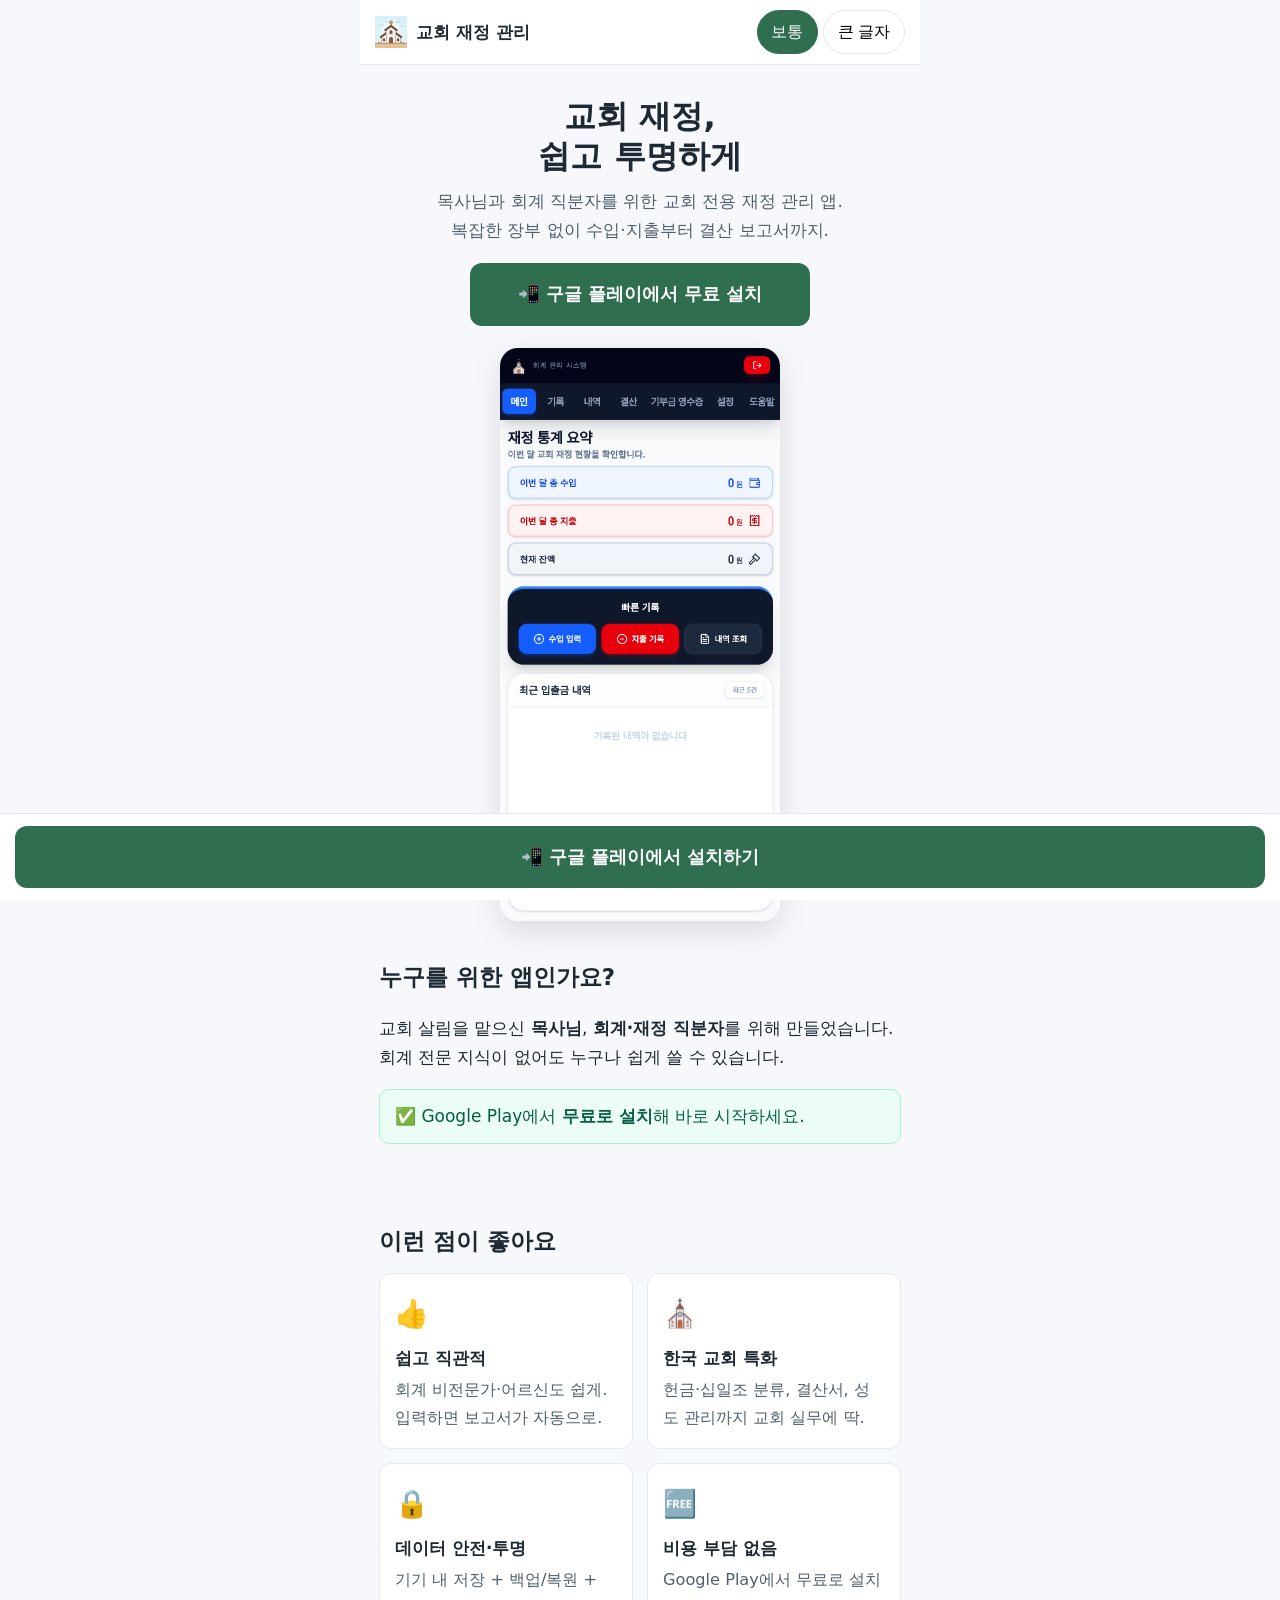
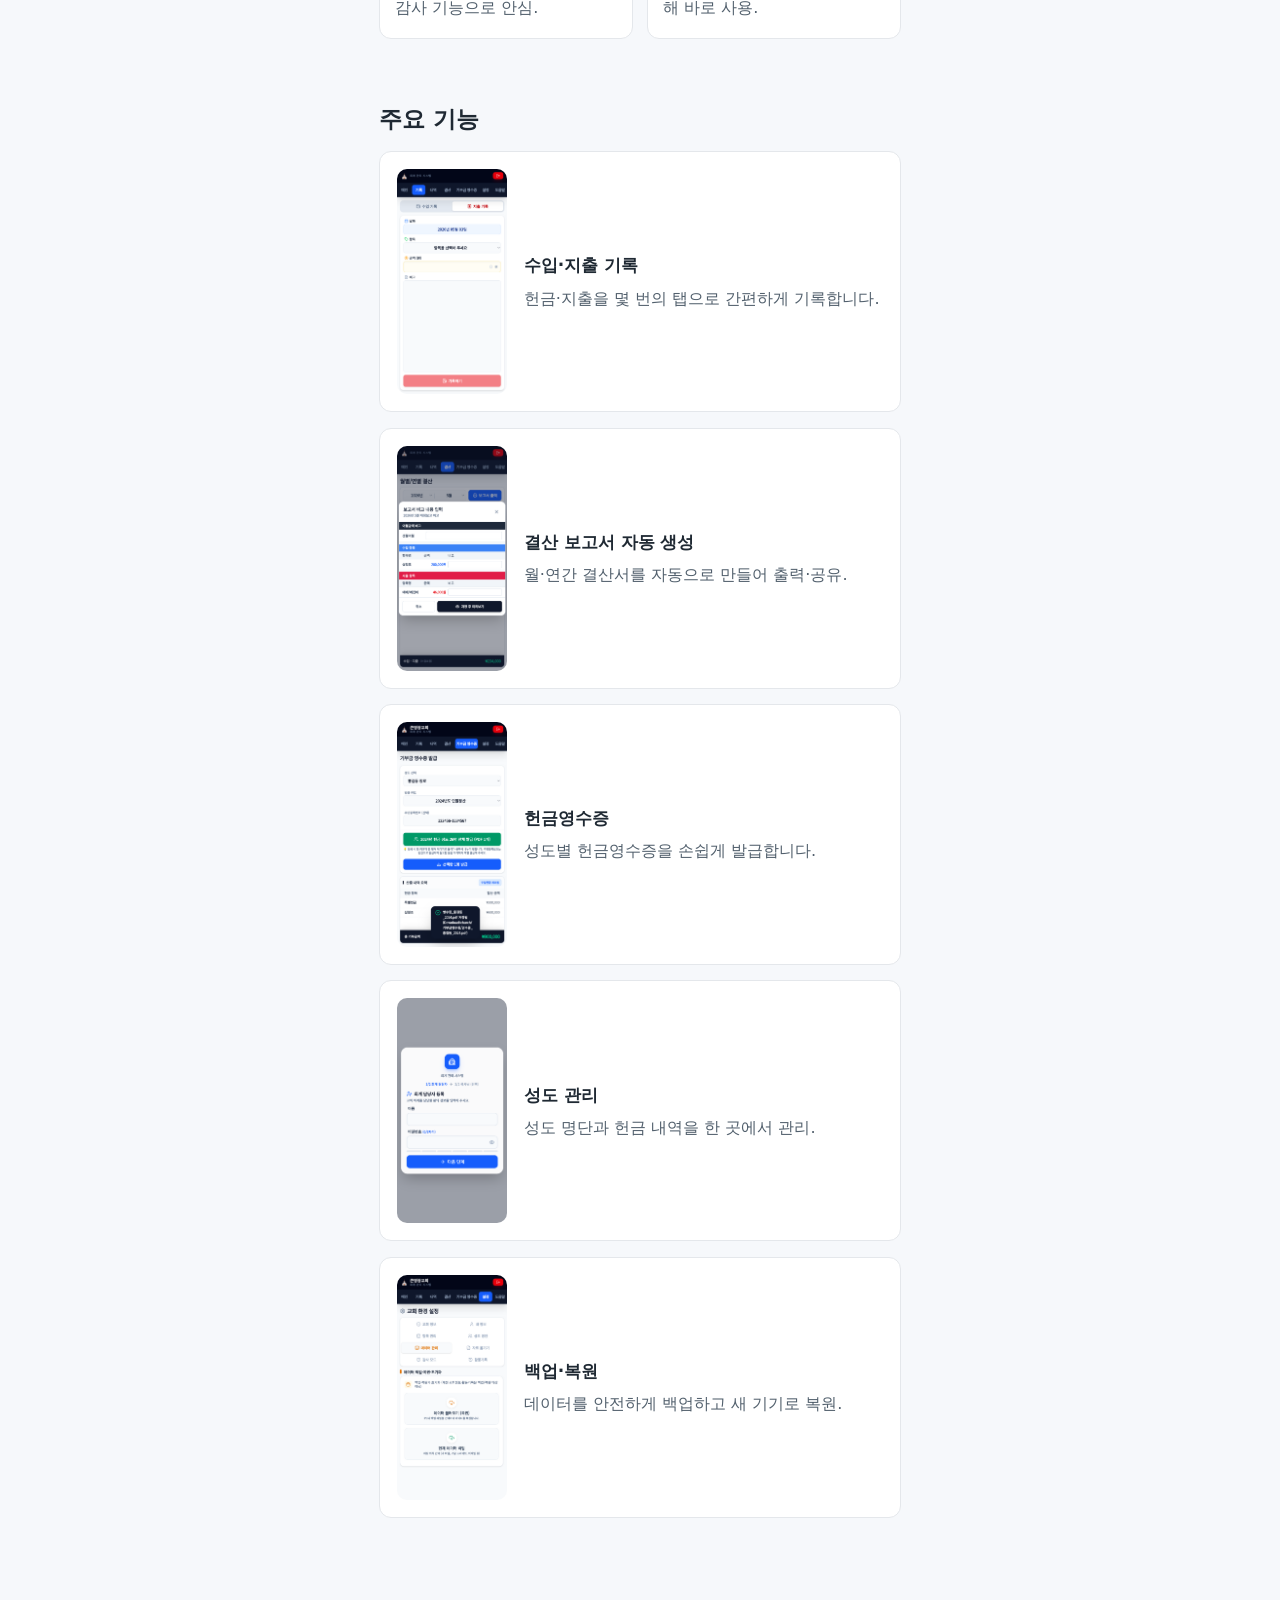
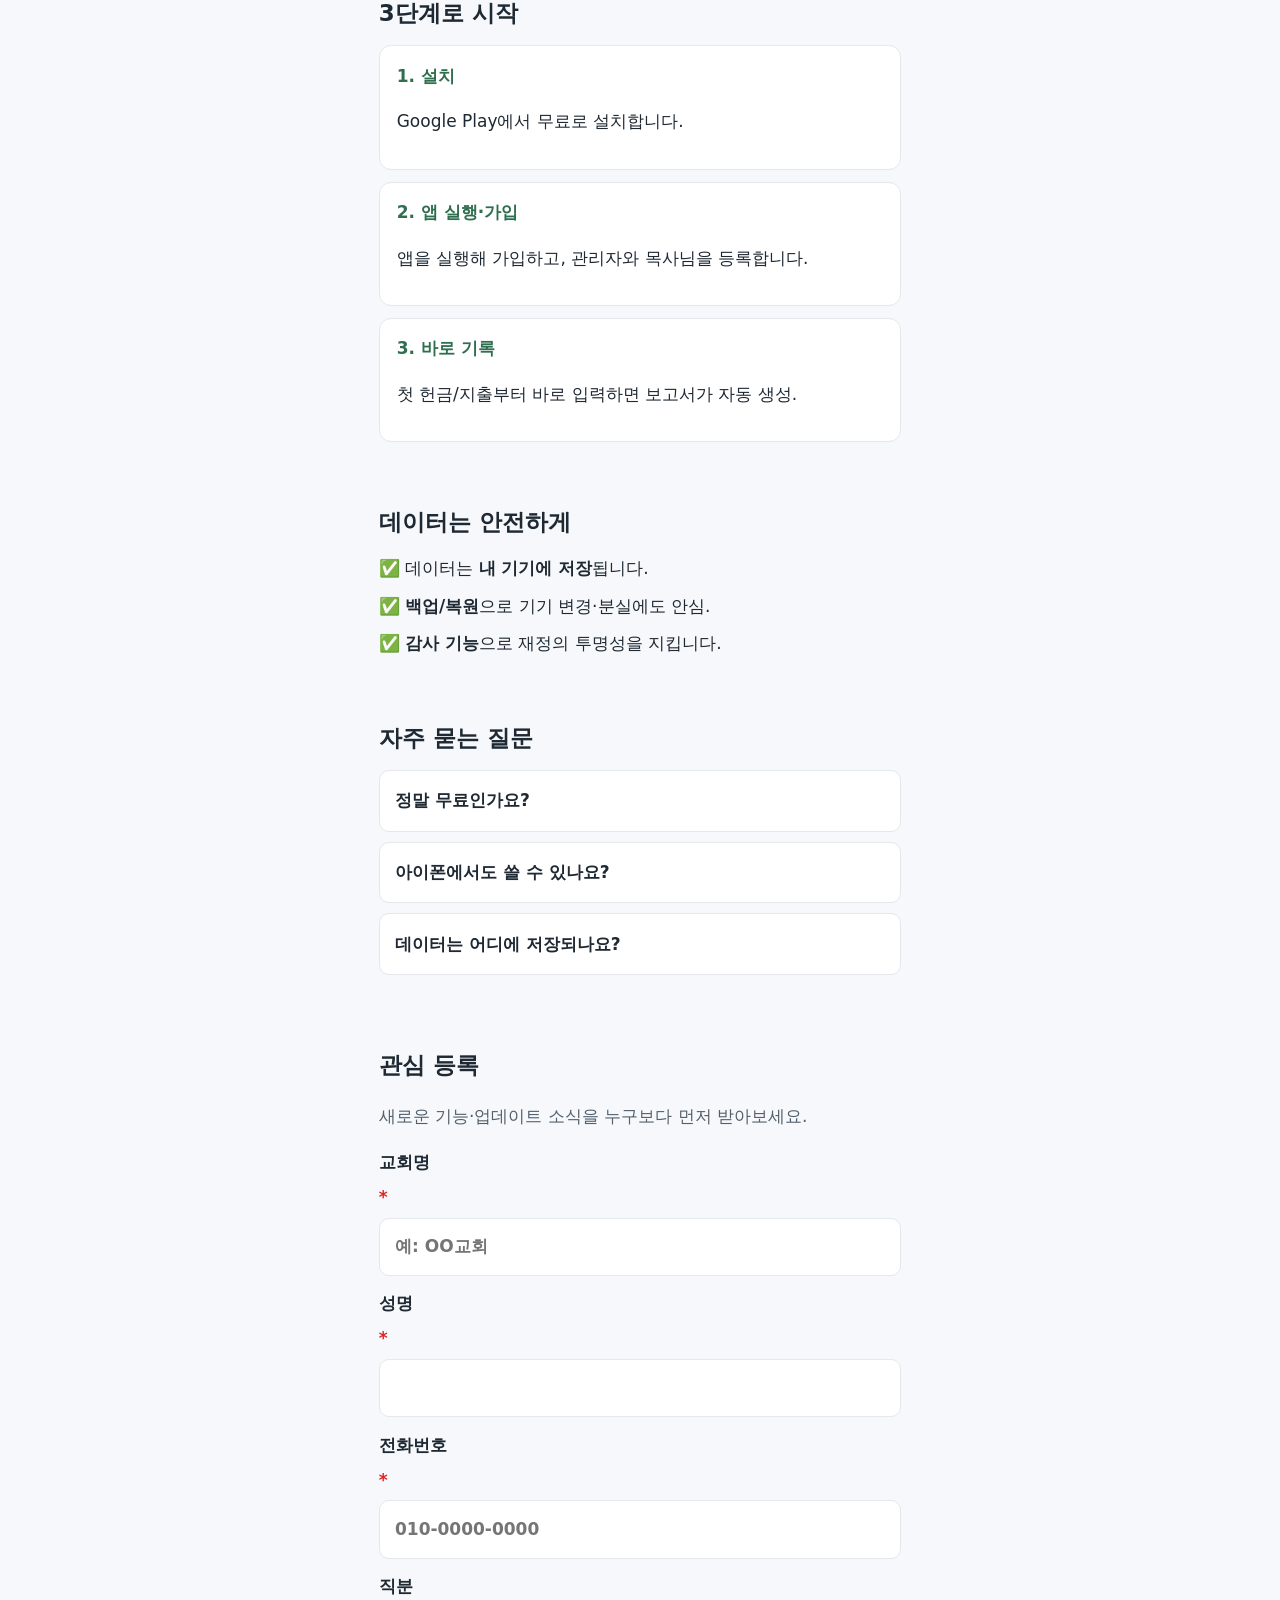
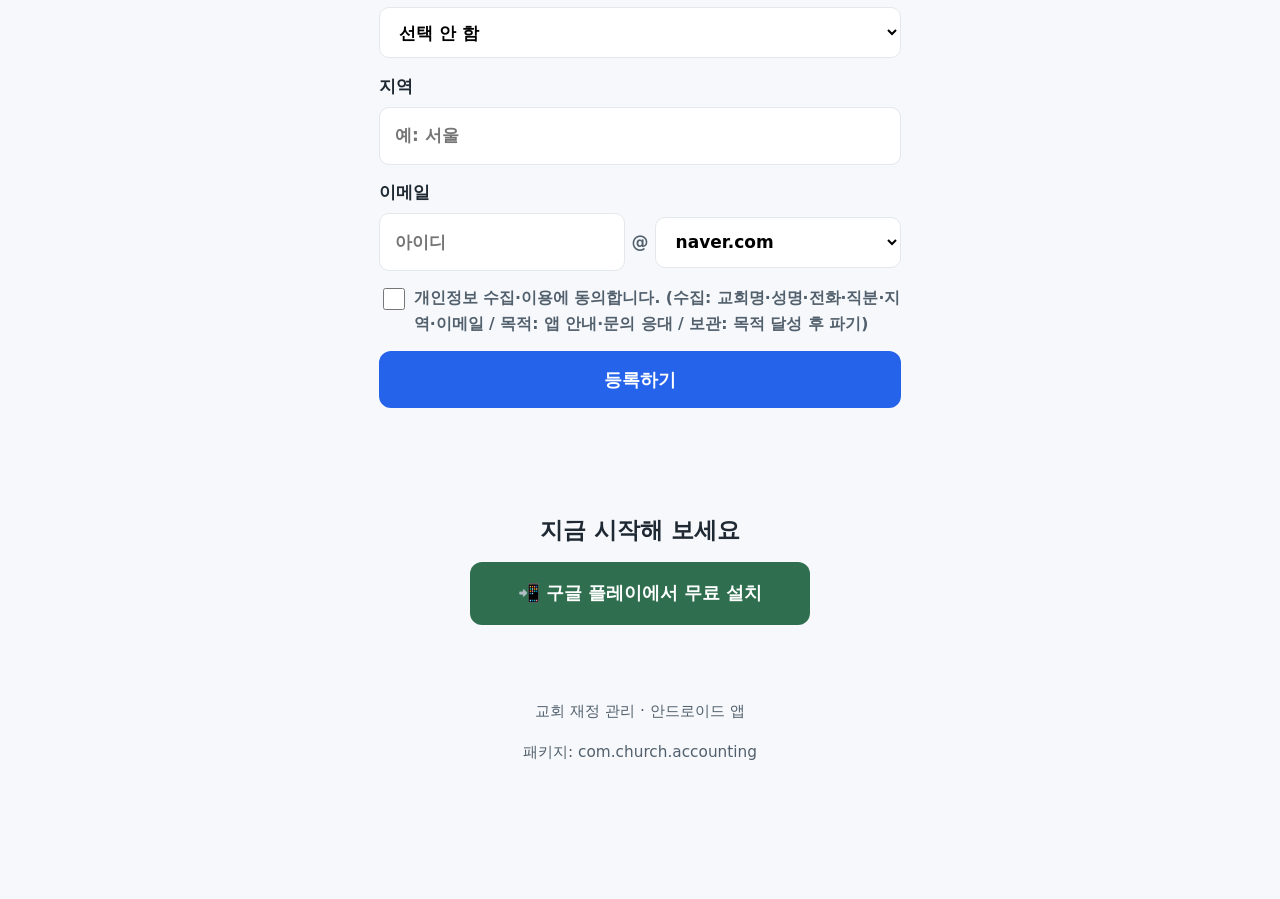
<file: index.html>
<!DOCTYPE html>
<html lang="ko" data-fontscale="normal">
<head>
  <meta charset="utf-8">
  <meta name="viewport" content="width=device-width, initial-scale=1, viewport-fit=cover">
  <title>교회 재정 관리 — 쉽고 투명한 교회 회계 앱</title>
  <meta name="description" content="목사님과 회계 직분자를 위한 교회 재정 관리 앱. 수입·지출, 결산 보고서, 헌금영수증, 성도 관리, 백업까지. Google Play 무료 설치.">
  <link rel="stylesheet" href="/assets/css/styles.css">
  <meta property="og:type" content="website">
  <meta property="og:url" content="https://church-landing.pages.dev/">
  <meta property="og:title" content="교회 재정, 쉽고 투명하게 — 교회 전용 재정 관리 앱">
  <meta property="og:description" content="목사님과 회계 직분자를 위한 무료 교회 재정 관리 앱. 헌금·결산·영수증·성도 관리까지 Google Play에서 무료 설치.">
  <meta property="og:image" content="https://church-landing.pages.dev/assets/img/og-card.png">
  <meta property="og:image:width" content="1200">
  <meta property="og:image:height" content="630">
  <meta property="og:image:alt" content="교회 재정 관리 앱 — 쉽고 투명하게">
  <meta name="twitter:card" content="summary_large_image">
  <meta name="twitter:image" content="https://church-landing.pages.dev/assets/img/og-card.png">
  <link rel="icon" href="/assets/img/app-icon.png">
</head>
<body>
  <main id="app">
    <header class="topbar">
      <div class="brand">
        <img src="/assets/img/app-icon.png" alt="교회 재정 관리 앱 아이콘" width="32" height="32">
        <span>교회 재정 관리</span>
      </div>
      <div class="fontscale" role="group" aria-label="글자 크기">
        <button data-scale-btn="normal" aria-pressed="true">보통</button>
        <button data-scale-btn="large" aria-pressed="false">큰 글자</button>
      </div>
    </header>
    <div class="ios-banner" data-ios-only hidden>
      📱 아이폰에서는 <b>소개만</b> 보실 수 있어요. 설치는 <b>안드로이드 폰</b>에서 진행해 주세요.
    </div>

    <section class="hero">
      <h1>교회 재정,<br>쉽고 투명하게</h1>
      <p class="lead">목사님과 회계 직분자를 위한 교회 전용 재정 관리 앱.<br>복잡한 장부 없이 수입·지출부터 결산 보고서까지.</p>
      <a class="btn-install hero-cta" data-install href="#">📲 구글 플레이에서 무료 설치</a>
      <img class="hero-shot" src="/assets/img/screen-main.png" alt="앱 메인 화면" loading="lazy">
    </section>

    <section class="who section">
      <h2>누구를 위한 앱인가요?</h2>
      <p>교회 살림을 맡으신 <b>목사님</b>, <b>회계·재정 직분자</b>를 위해 만들었습니다. 회계 전문 지식이 없어도 누구나 쉽게 쓸 수 있습니다.</p>
      <p class="free-note">✅ Google Play에서 <b>무료로 설치</b>해 바로 시작하세요.</p>
    </section>

    <section class="strengths section">
      <h2>이런 점이 좋아요</h2>
      <ul class="grid2">
        <li><span class="ico">👍</span><b>쉽고 직관적</b><p>회계 비전문가·어르신도 쉽게. 입력하면 보고서가 자동으로.</p></li>
        <li><span class="ico">⛪</span><b>한국 교회 특화</b><p>헌금·십일조 분류, 결산서, 성도 관리까지 교회 실무에 딱.</p></li>
        <li><span class="ico">🔒</span><b>데이터 안전·투명</b><p>기기 내 저장 + 백업/복원 + 감사 기능으로 안심.</p></li>
        <li><span class="ico">🆓</span><b>비용 부담 없음</b><p>Google Play에서 무료로 설치해 바로 사용.</p></li>
      </ul>
    </section>

    <section class="features section">
      <h2>주요 기능</h2>
      <div class="feature"><img src="/assets/img/feat-expense.png" alt="수입·지출 기록 화면" loading="lazy"><div><b>수입·지출 기록</b><p>헌금·지출을 몇 번의 탭으로 간편하게 기록합니다.</p></div></div>
      <div class="feature"><img src="/assets/img/feat-report.png" alt="결산 보고서 화면" loading="lazy"><div><b>결산 보고서 자동 생성</b><p>월·연간 결산서를 자동으로 만들어 출력·공유.</p></div></div>
      <div class="feature"><img src="/assets/img/feat-receipt.png" alt="헌금영수증 화면" loading="lazy"><div><b>헌금영수증</b><p>성도별 헌금영수증을 손쉽게 발급합니다.</p></div></div>
      <div class="feature"><img src="/assets/img/feat-members.png" alt="성도 관리 화면" loading="lazy"><div><b>성도 관리</b><p>성도 명단과 헌금 내역을 한 곳에서 관리.</p></div></div>
      <div class="feature"><img src="/assets/img/feat-backup.png" alt="백업/복원 화면" loading="lazy"><div><b>백업·복원</b><p>데이터를 안전하게 백업하고 새 기기로 복원.</p></div></div>
    </section>

    <section class="steps section">
      <h2>3단계로 시작</h2>
      <ol class="steps-list">
        <li><b>1. 설치</b><p>Google Play에서 무료로 설치합니다.</p></li>
        <li><b>2. 앱 실행·가입</b><p>앱을 실행해 가입하고, 관리자와 목사님을 등록합니다.</p></li>
        <li><b>3. 바로 기록</b><p>첫 헌금/지출부터 바로 입력하면 보고서가 자동 생성.</p></li>
      </ol>
    </section>

    <section class="safety section">
      <h2>데이터는 안전하게</h2>
      <ul class="check">
        <li>✅ 데이터는 <b>내 기기에 저장</b>됩니다.</li>
        <li>✅ <b>백업/복원</b>으로 기기 변경·분실에도 안심.</li>
        <li>✅ <b>감사 기능</b>으로 재정의 투명성을 지킵니다.</li>
      </ul>
    </section>

    <section class="faq section">
      <h2>자주 묻는 질문</h2>
      <details><summary>정말 무료인가요?</summary><p>네, Google Play에서 무료로 설치해 사용하실 수 있습니다.</p></details>
      <details><summary>아이폰에서도 쓸 수 있나요?</summary><p>현재 앱은 안드로이드 전용입니다. 이 소개 페이지는 아이폰에서도 보실 수 있지만, 설치·사용은 안드로이드 폰에서 가능합니다.</p></details>
      <details><summary>데이터는 어디에 저장되나요?</summary><p>기본적으로 사용하시는 기기 안에 저장되며, 백업/복원 기능으로 안전하게 보관할 수 있습니다.</p></details>
    </section>

    <section class="lead-form section">
      <h2>관심 등록</h2>
      <p class="muted">새로운 기능·업데이트 소식을 누구보다 먼저 받아보세요.</p>
      <form id="leadForm" novalidate>
        <label>교회명 <span class="req">*</span>
          <input name="church" required autocomplete="organization" maxlength="60" placeholder="예: OO교회">
        </label>
        <label>성명 <span class="req">*</span>
          <input name="name" required autocomplete="name" maxlength="40">
        </label>
        <label>전화번호 <span class="req">*</span>
          <input name="phone" required inputmode="tel" autocomplete="tel" maxlength="20" placeholder="010-0000-0000">
        </label>
        <label>직분
          <select name="role">
            <option value="">선택 안 함</option>
            <option>목사</option><option>장로</option><option>권사</option>
            <option>집사</option><option>회계</option><option>기타</option>
          </select>
        </label>
        <label>지역 <input name="region" maxlength="60" placeholder="예: 서울"></label>
        <label>이메일
          <span class="email-row">
            <input name="emailId" inputmode="email" maxlength="40" placeholder="아이디">
            <span class="at">@</span>
            <select name="emailDomain" aria-label="이메일 서비스">
              <option value="naver.com">naver.com</option>
              <option value="gmail.com">gmail.com</option>
              <option value="daum.net">daum.net</option>
              <option value="hanmail.net">hanmail.net</option>
              <option value="nate.com">nate.com</option>
              <option value="kakao.com">kakao.com</option>
              <option value="__custom__">직접 입력</option>
            </select>
            <input name="emailDomainCustom" maxlength="40" placeholder="직접 입력" class="email-custom" hidden>
          </span>
        </label>
        <label class="consent">
          <input type="checkbox" name="consent" required>
          <span>개인정보 수집·이용에 동의합니다. (수집: 교회명·성명·전화·직분·지역·이메일 / 목적: 앱 안내·문의 응대 / 보관: 목적 달성 후 파기)</span>
        </label>
        <!-- 허니팟(봇 차단): 사람에겐 숨김 -->
        <input type="text" name="website" tabindex="-1" autocomplete="off" class="hp" aria-hidden="true">
        <button type="submit" class="btn-submit">등록하기</button>
        <p id="formMsg" class="form-msg" role="status" aria-live="polite"></p>
      </form>
    </section>

    <section class="final section">
      <h2>지금 시작해 보세요</h2>
      <a class="btn-install" data-install href="#">📲 구글 플레이에서 무료 설치</a>
    </section>
    <footer class="foot">
      <p>교회 재정 관리 · 안드로이드 앱</p>
      <p class="muted">패키지: com.church.accounting</p>
      <!-- CONTACT_KAKAO 가 있으면 문의 안내 표시(Task 11에서 동적 처리 가능) -->
    </footer>
  </main>
  <div class="install-bar">
    <a class="btn-install" data-install href="#">📲 구글 플레이에서 설치하기</a>
  </div>
  <script type="module">
    import { initFontScale } from "/assets/js/fontscale.js";
    import { initPlatform } from "/assets/js/platform.js";
    import { initLeadForm } from "/assets/js/form.js";
    initFontScale(); initPlatform(); initLeadForm();
  </script>
</body>
</html>
</file>
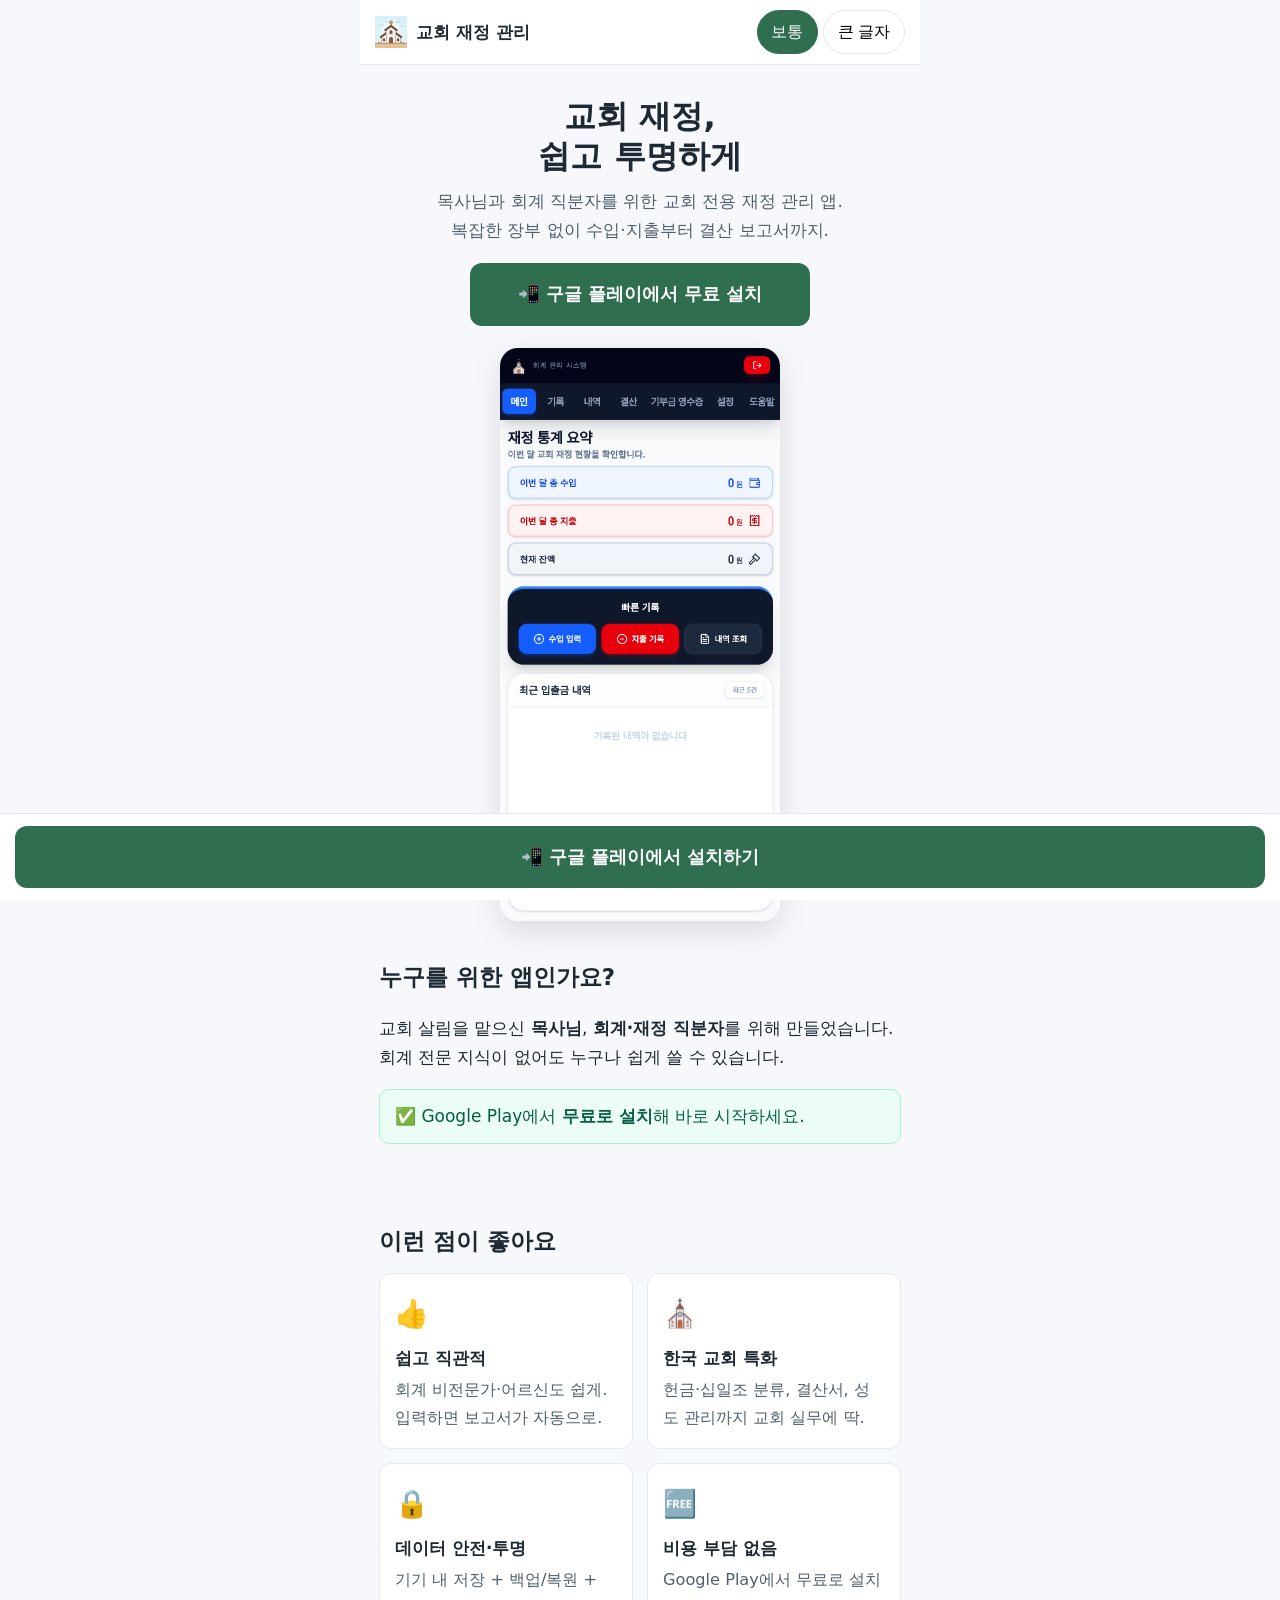
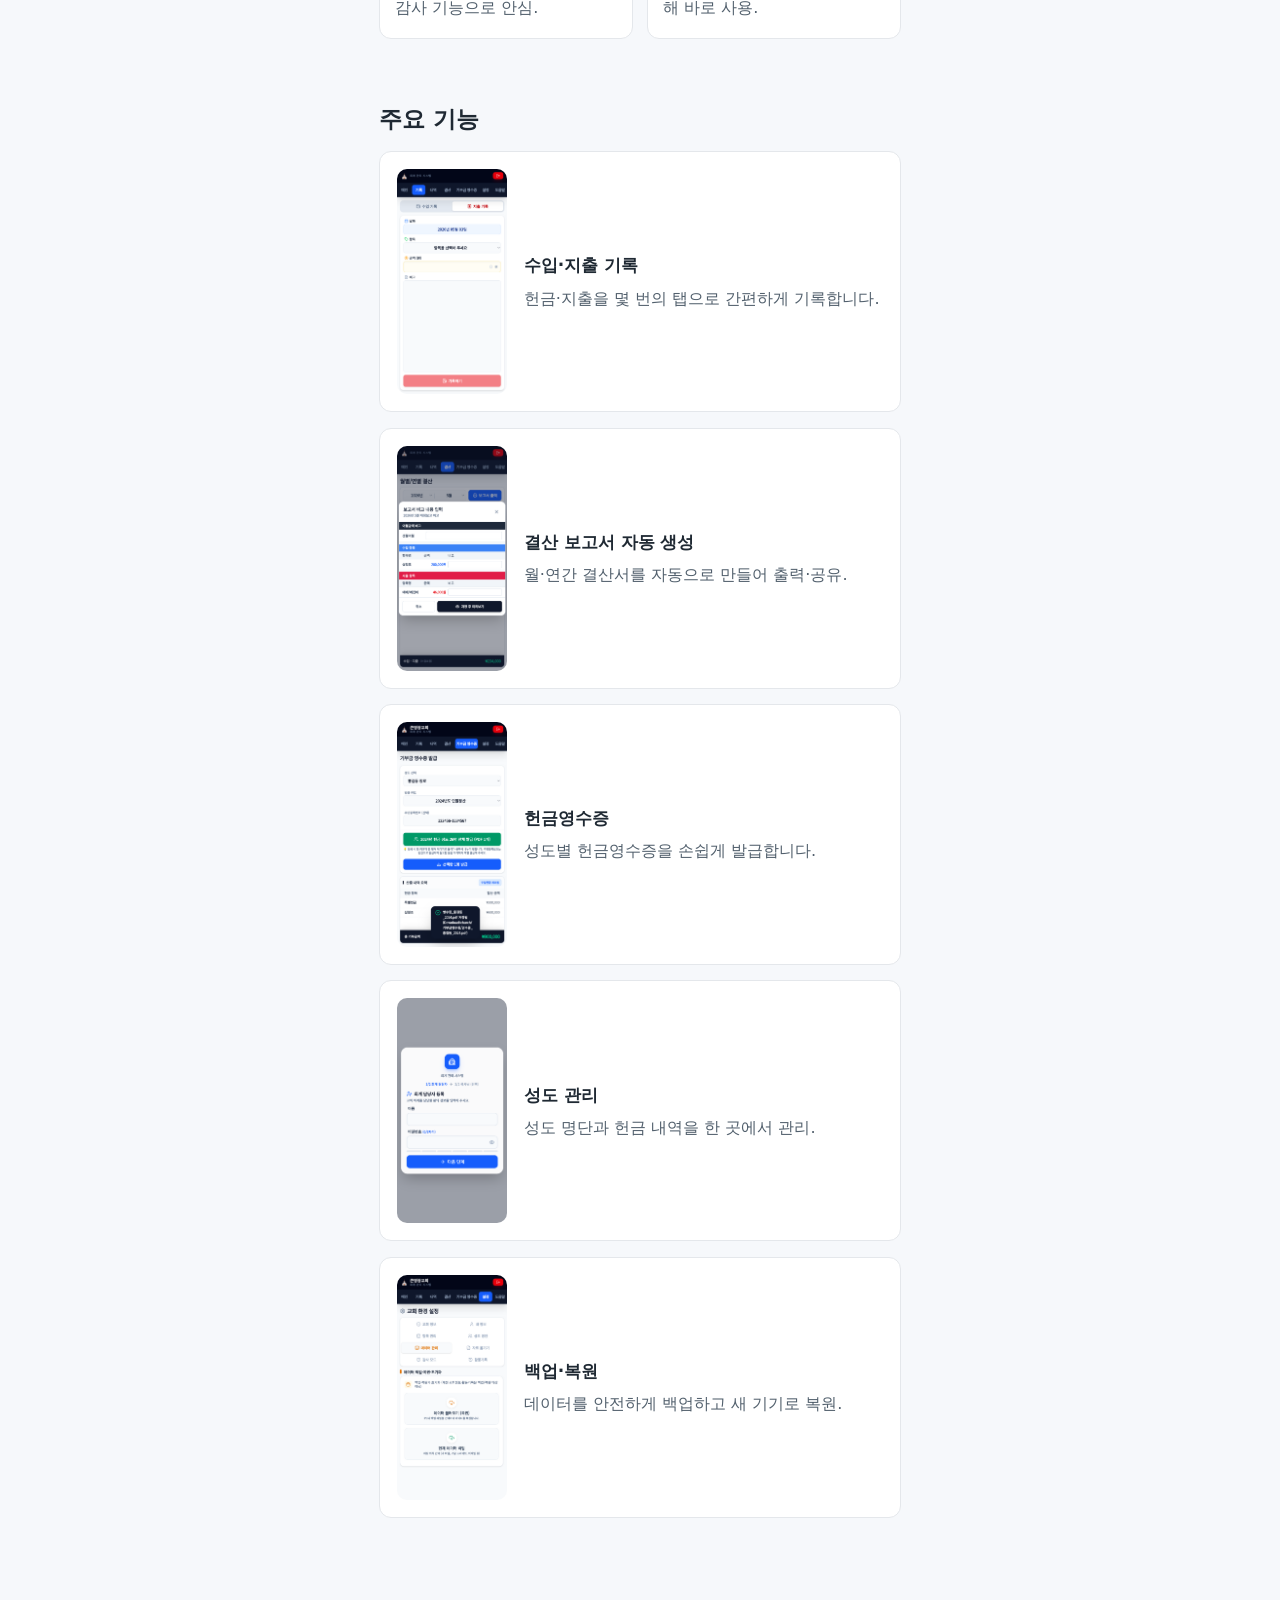
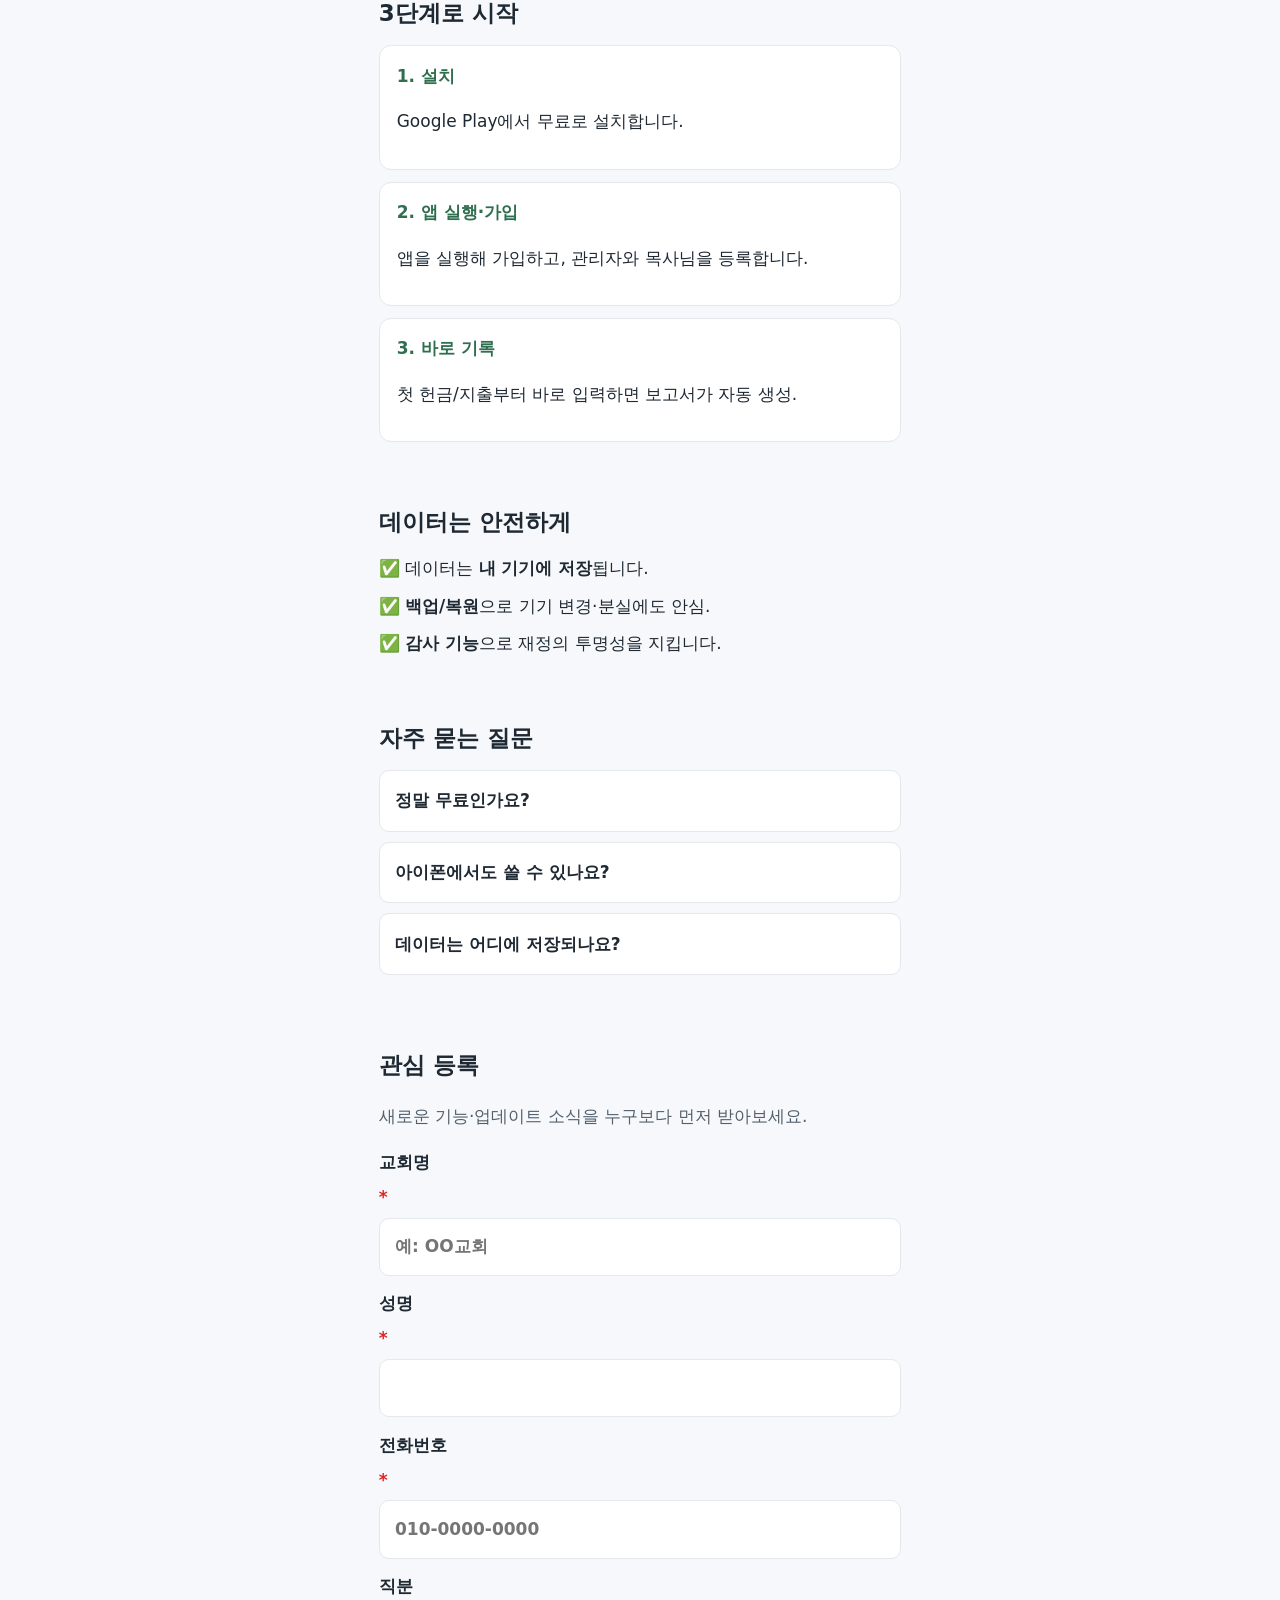
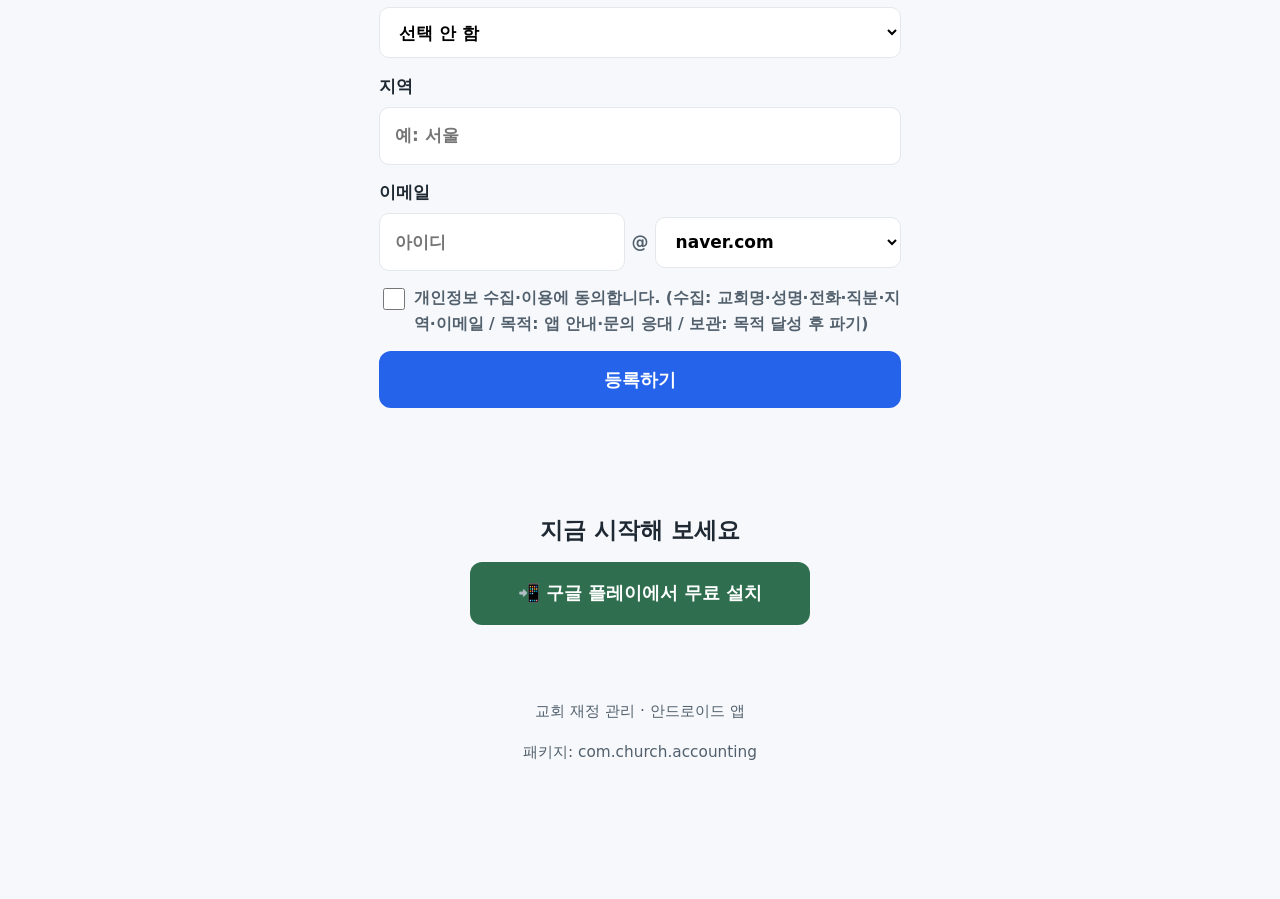
<file: share/index.html>
<!DOCTYPE html>
<html lang="ko">
<head>
<meta charset="utf-8">
<meta name="viewport" content="width=device-width, initial-scale=1">
<title>교회 재정 관리 — 쉽고 투명한 교회 회계 앱</title>
<!-- 이 페이지로 들어오면 즉시 랜딩 메인(/)으로 자동 이동한다.
     (카톡 링크 클릭 → 중간 카드 없이 바로 랜딩) -->
<meta http-equiv="refresh" content="0; url=/">
<script>location.replace("/");</script>
<style>
  :root{ --green:#2f6f4f; --green2:#3f8a63; --green-d:#1f4d36; --ink:#1f2933; --muted:#5b6a78; --soft:#eef6f1; }
  *{ box-sizing:border-box; margin:0; padding:0; -webkit-print-color-adjust:exact; print-color-adjust:exact; }
  body{ background:#cfd8e0; font-family:"Pretendard","Apple SD Gothic Neo","Malgun Gothic",system-ui,sans-serif;
    color:var(--ink); display:flex; justify-content:center; padding:24px; }
  /* 카톡 공유용 세로 카드 (캡처해서 전송) */
  .card{ width:600px; background:#fff; border-radius:30px; overflow:hidden;
    box-shadow:0 18px 50px rgba(20,40,30,.28); }
  .hero{ background:linear-gradient(160deg,var(--green2),var(--green-d)); color:#fff; padding:40px 38px 34px; text-align:center; }
  .hero .brand{ display:inline-flex; align-items:center; gap:12px; background:rgba(255,255,255,.16);
    padding:8px 16px 8px 8px; border-radius:999px; margin-bottom:22px; }
  .hero .brand img{ width:44px; height:44px; border-radius:12px; background:#fff; }
  .hero .brand span{ font-weight:700; font-size:17px; }
  .hero h1{ font-size:42px; line-height:1.2; letter-spacing:-1.2px; }
  .hero h1 b{ color:#ffe9a8; }
  .hero p{ margin-top:12px; font-size:18px; opacity:.95; }
  .body{ padding:30px 38px 14px; }
  .shot{ text-align:center; margin-bottom:24px; }
  .shot img{ width:230px; border-radius:20px; box-shadow:0 12px 30px rgba(0,0,0,.18); }
  .chips{ display:grid; grid-template-columns:1fr 1fr; gap:12px; }
  .chips div{ background:var(--soft); border:1px solid #cfe6d8; border-radius:14px; padding:14px 16px;
    font-weight:700; font-size:16px; color:var(--green-d); }
  .chips .e{ font-size:20px; margin-right:6px; }
  .cta{ margin:26px 0 4px; text-align:center; }
  .cta .lead{ font-size:18px; font-weight:700; margin-bottom:12px; }
  .cta .lead b{ color:var(--green); }
  .linkpill{ display:block; background:var(--green); color:#fff; text-decoration:none; font-weight:800;
    font-size:20px; padding:18px 20px; border-radius:16px; letter-spacing:.2px; }
  .linkpill small{ display:block; font-weight:600; font-size:15px; opacity:.92; margin-top:4px; }
  .note{ text-align:center; color:var(--muted); font-size:14px; padding:16px 0 30px; }
  .note b{ color:var(--green-d); }
</style>
</head>
<body>
  <div class="card">
    <div class="hero">
      <div class="brand"><img src="/assets/img/app-icon.png" alt="앱 아이콘"><span>교회 재정 관리</span></div>
      <h1>교회 재정,<br><b>쉽고 투명하게</b></h1>
      <p>목사님과 회계 직분자를 위한<br>교회 전용 재정 관리 앱</p>
    </div>
    <div class="body">
      <div class="shot"><img src="/assets/img/screen-main.png" alt="앱 메인 화면"></div>
      <div class="chips">
        <div><span class="e">👍</span>쉽고 직관적</div>
        <div><span class="e">⛪</span>한국 교회 특화</div>
        <div><span class="e">🔒</span>데이터 안전·투명</div>
        <div><span class="e">🆓</span>설치 무료</div>
      </div>
      <div class="cta">
        <p class="lead">👇 아래 링크를 눌러 <b>무료로 설치</b>하세요</p>
        <a class="linkpill" href="https://church-landing.pages.dev/">church-landing.pages.dev
          <small>Google Play 무료 설치 · 안드로이드 폰</small></a>
      </div>
      <p class="note">설치는 <b>안드로이드 폰</b>에서 진행됩니다 (아이폰은 소개만 열람)</p>
    </div>
  </div>
</body>
</html>
</file>
<file: assets/css/styles.css>
/* assets/css/styles.css */
:root{
  --c-bg:#f6f8fb; --c-surface:#ffffff; --c-fg:#1f2933; --c-muted:#52606d;
  --c-line:#e4e7eb; --c-primary:#2f6f4f; --c-primary-d:#245c40; --c-accent:#2563eb;
  --radius:14px; --maxw:560px;
  --fs-base:17px;            /* 보통 */
}
html[data-fontscale="large"]{ --fs-base:21px; }  /* 시니어: 전체 rem 스케일 확대 */
html{ font-size:var(--fs-base); -webkit-text-size-adjust:100%; }
*{ box-sizing:border-box; }
body{ margin:0; background:var(--c-bg); color:var(--c-fg);
  font-family:"Pretendard","Apple SD Gothic Neo","Malgun Gothic",system-ui,sans-serif;
  line-height:1.7; font-size:1rem; }
img{ max-width:100%; height:auto; display:block; }
a{ color:inherit; }
.topbar{ position:sticky; top:0; z-index:20; display:flex; align-items:center; gap:10px;
  background:var(--c-surface); border-bottom:1px solid var(--c-line); padding:.6rem .9rem; }
.brand{ display:flex; align-items:center; gap:.5rem; font-weight:700; }
.fontscale{ margin-left:auto; display:flex; gap:.3rem; }
.fontscale button{ border:1px solid var(--c-line); background:#fff; border-radius:999px;
  padding:.4rem .8rem; font-size:.95rem; min-height:44px; cursor:pointer; }
.fontscale button[aria-pressed="true"]{ background:var(--c-primary); color:#fff; border-color:var(--c-primary); }
.ios-banner{ background:#fff7ed; color:#9a3412; border-bottom:1px solid #fed7aa;
  padding:.7rem .9rem; font-size:.95rem; text-align:center; }
.install-bar{ position:fixed; left:0; right:0; bottom:0; z-index:30;
  background:var(--c-surface); border-top:1px solid var(--c-line);
  padding:.7rem .9rem calc(.7rem + env(safe-area-inset-bottom)); display:flex; }
.btn-install{ flex:1; text-align:center; background:var(--c-primary); color:#fff; text-decoration:none;
  font-weight:700; font-size:1.05rem; padding:.95rem 1rem; border-radius:12px; min-height:52px;
  display:flex; align-items:center; justify-content:center; }
.btn-install:active{ background:var(--c-primary-d); }
/* 관심등록 전: 설치 버튼 비활성(흐림) — 클릭하면 폼으로 유도 */
.btn-install.locked{ opacity:.55; filter:grayscale(.35); }
/* 설치 클릭 시 관심등록 폼 강조 */
.lead-form.flash{ animation:leadflash 1.6s ease; border-radius:14px; }
@keyframes leadflash{
  0%,100%{ box-shadow:0 0 0 0 rgba(15,118,80,0); }
  20%    { box-shadow:0 0 0 4px var(--c-accent); }
}
/* 등록 완료 → 구글스토어 이동 안내 모달 */
.modal-overlay{ position:fixed; inset:0; z-index:50; display:flex; align-items:center; justify-content:center;
  background:rgba(15,23,32,.55); padding:1.5rem; opacity:0; transition:opacity .2s; }
.modal-overlay.show{ opacity:1; }
.modal{ background:#fff; border-radius:16px; padding:1.7rem 1.8rem; max-width:340px; width:100%; text-align:center;
  box-shadow:0 20px 50px rgba(0,0,0,.3); transform:translateY(10px); transition:transform .2s; }
.modal-overlay.show .modal{ transform:translateY(0); }
.modal-title{ margin:0 0 .45rem; font-size:1.25rem; font-weight:800; color:var(--c-primary); }
.modal-desc{ margin:0; font-size:1rem; color:var(--c-muted); }
body{ padding-bottom:84px; }  /* 하단바 가림 방지 */
.toast{ position:fixed; left:50%; bottom:92px; transform:translateX(-50%) translateY(12px);
  background:#1f2933; color:#fff; padding:.8rem 1rem; border-radius:10px; max-width:90vw;
  opacity:0; pointer-events:none; transition:.25s; z-index:40; font-size:.95rem; text-align:center; }
.toast.show{ opacity:1; transform:translateX(-50%) translateY(0); }
.toast.nowrap{ white-space:nowrap; max-width:96vw; }
main{ max-width:var(--maxw); margin:0 auto; }
.section{ padding:1.8rem 1.1rem; }
.hero{ padding:1.6rem 1.1rem .4rem; text-align:center; }
.hero h1{ font-size:1.9rem; line-height:1.25; margin:.2rem 0 .6rem; }
.hero .lead{ color:var(--c-muted); margin:0 0 1.1rem; }
.hero-cta{ margin:0 auto 1.3rem; max-width:340px; }
.hero-shot{ margin:0 auto; max-width:280px; border-radius:18px; box-shadow:0 10px 30px rgba(0,0,0,.12); }
h2{ font-size:1.35rem; margin:0 0 .7rem; }
.free-note{ background:#ecfdf5; border:1px solid #a7f3d0; color:#065f46; padding:.7rem .9rem; border-radius:10px; }
.grid2{ list-style:none; padding:0; margin:0; display:grid; grid-template-columns:1fr 1fr; gap:.8rem; }
.grid2 li{ background:var(--c-surface); border:1px solid var(--c-line); border-radius:12px; padding:1rem .9rem; }
.grid2 .ico{ font-size:1.6rem; }
.grid2 b{ display:block; margin:.4rem 0 .2rem; }
.grid2 p{ margin:0; color:var(--c-muted); font-size:.95rem; }
.feature{ display:flex; gap:1rem; align-items:center; background:var(--c-surface);
  border:1px solid var(--c-line); border-radius:12px; padding:1rem; margin-bottom:.9rem; }
.feature img{ width:110px; border-radius:10px; flex:0 0 auto; }
.feature b{ display:block; margin-bottom:.25rem; }
.feature p{ margin:0; color:var(--c-muted); font-size:.95rem; }
@media (max-width:360px){ .grid2{ grid-template-columns:1fr; } }
.steps-list{ list-style:none; padding:0; margin:0; display:grid; gap:.7rem; }
.steps-list li{ background:var(--c-surface); border:1px solid var(--c-line); border-radius:12px; padding:.9rem 1rem; }
.steps-list b{ color:var(--c-primary); }
.check{ list-style:none; padding:0; margin:0; display:grid; gap:.5rem; }
.faq details{ background:var(--c-surface); border:1px solid var(--c-line); border-radius:10px; padding:.4rem .9rem; margin-bottom:.6rem; }
.faq summary{ cursor:pointer; font-weight:600; padding:.5rem 0; min-height:44px; display:flex; align-items:center; }
.faq p{ margin:.2rem 0 .8rem; color:var(--c-muted); }
.lead-form form{ display:grid; gap:.8rem; }
.lead-form label{ display:grid; gap:.35rem; font-weight:600; }
.lead-form input, .lead-form select{ font:inherit; padding:.8rem .9rem; border:1px solid var(--c-line);
  border-radius:10px; min-height:48px; background:#fff; }
.lead-form .req{ color:#dc2626; }
.consent{ grid-template-columns:auto 1fr; align-items:start; font-weight:400; font-size:.92rem; color:var(--c-muted); }
.consent input{ min-height:auto; width:22px; height:22px; margin-top:.2rem; }
.hp{ position:absolute; left:-9999px; width:1px; height:1px; opacity:0; }
.btn-submit{ background:var(--c-accent); color:#fff; border:0; border-radius:12px; padding:.95rem;
  font-size:1.05rem; font-weight:700; min-height:52px; cursor:pointer; }
.email-row{ display:flex; gap:.4rem; align-items:center; flex-wrap:wrap; }
.email-row input[name=emailId]{ flex:1; min-width:80px; }
.email-row .at{ color:var(--c-muted); flex:0 0 auto; }
.email-row select[name=emailDomain]{ flex:1; min-width:110px; }
.email-custom{ flex:1; min-width:110px; }
.email-row input, .email-row select{ font:inherit; padding:.8rem .9rem; border:1px solid var(--c-line); border-radius:10px; min-height:48px; background:#fff; }
.form-msg{ margin:.3rem 0 0; min-height:1.4em; }
.form-msg.ok{ color:#065f46; } .form-msg.err{ color:#b91c1c; }
/* 재방문(등록 완료) — 폼만 비활성, 스토어 버튼은 활성 유지 */
.lead-done-note{ background:#ecfdf5; border:1px solid #a7f3d0; color:#065f46;
  border-radius:12px; padding:.8rem .9rem; margin:.2rem 0 1rem; font-weight:600; line-height:1.45; }
.lead-form.is-done form{ opacity:.55; }
.lead-form.is-done input, .lead-form.is-done select, .lead-form.is-done .btn-submit{ cursor:not-allowed; }
.final{ text-align:center; }
.final .btn-install{ max-width:340px; margin:.6rem auto 0; }
.foot{ text-align:center; padding:1.6rem 1rem 2rem; color:var(--c-muted); font-size:.9rem; }
.muted{ color:var(--c-muted); }
</file>
